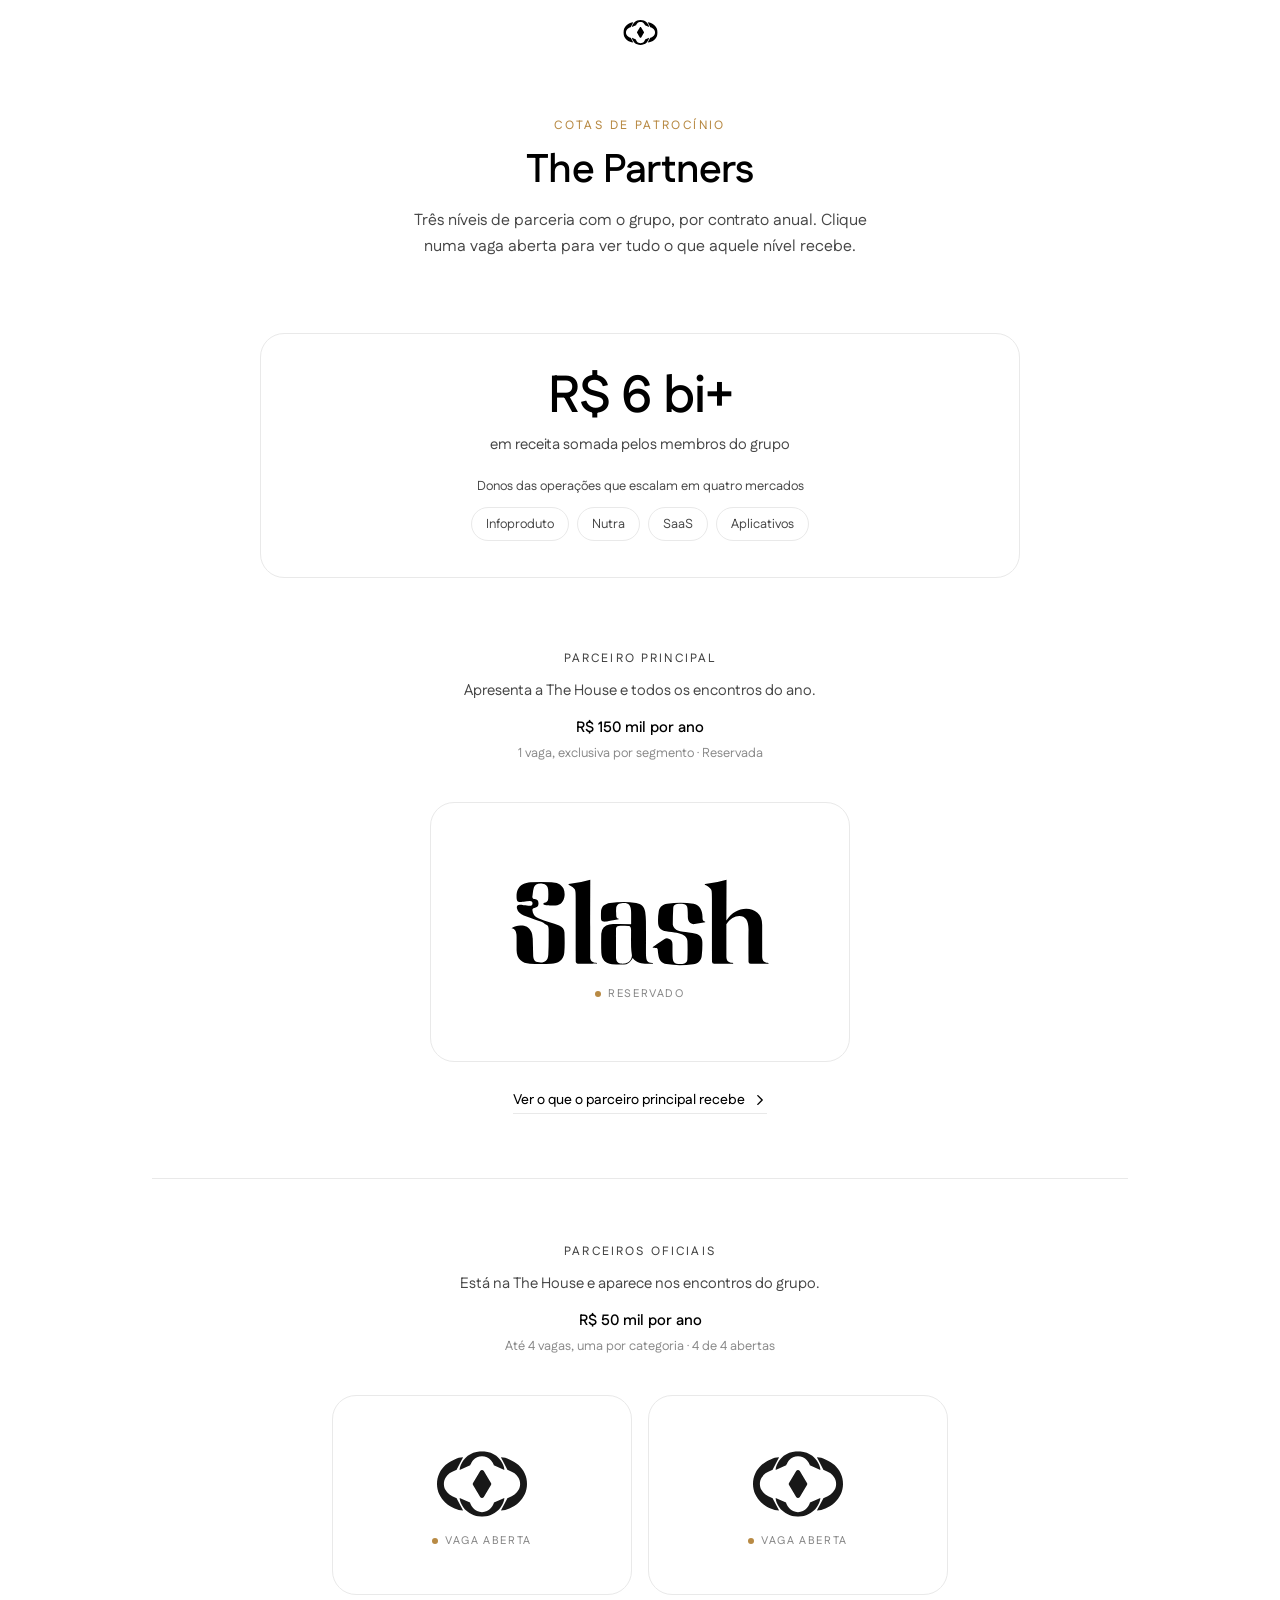
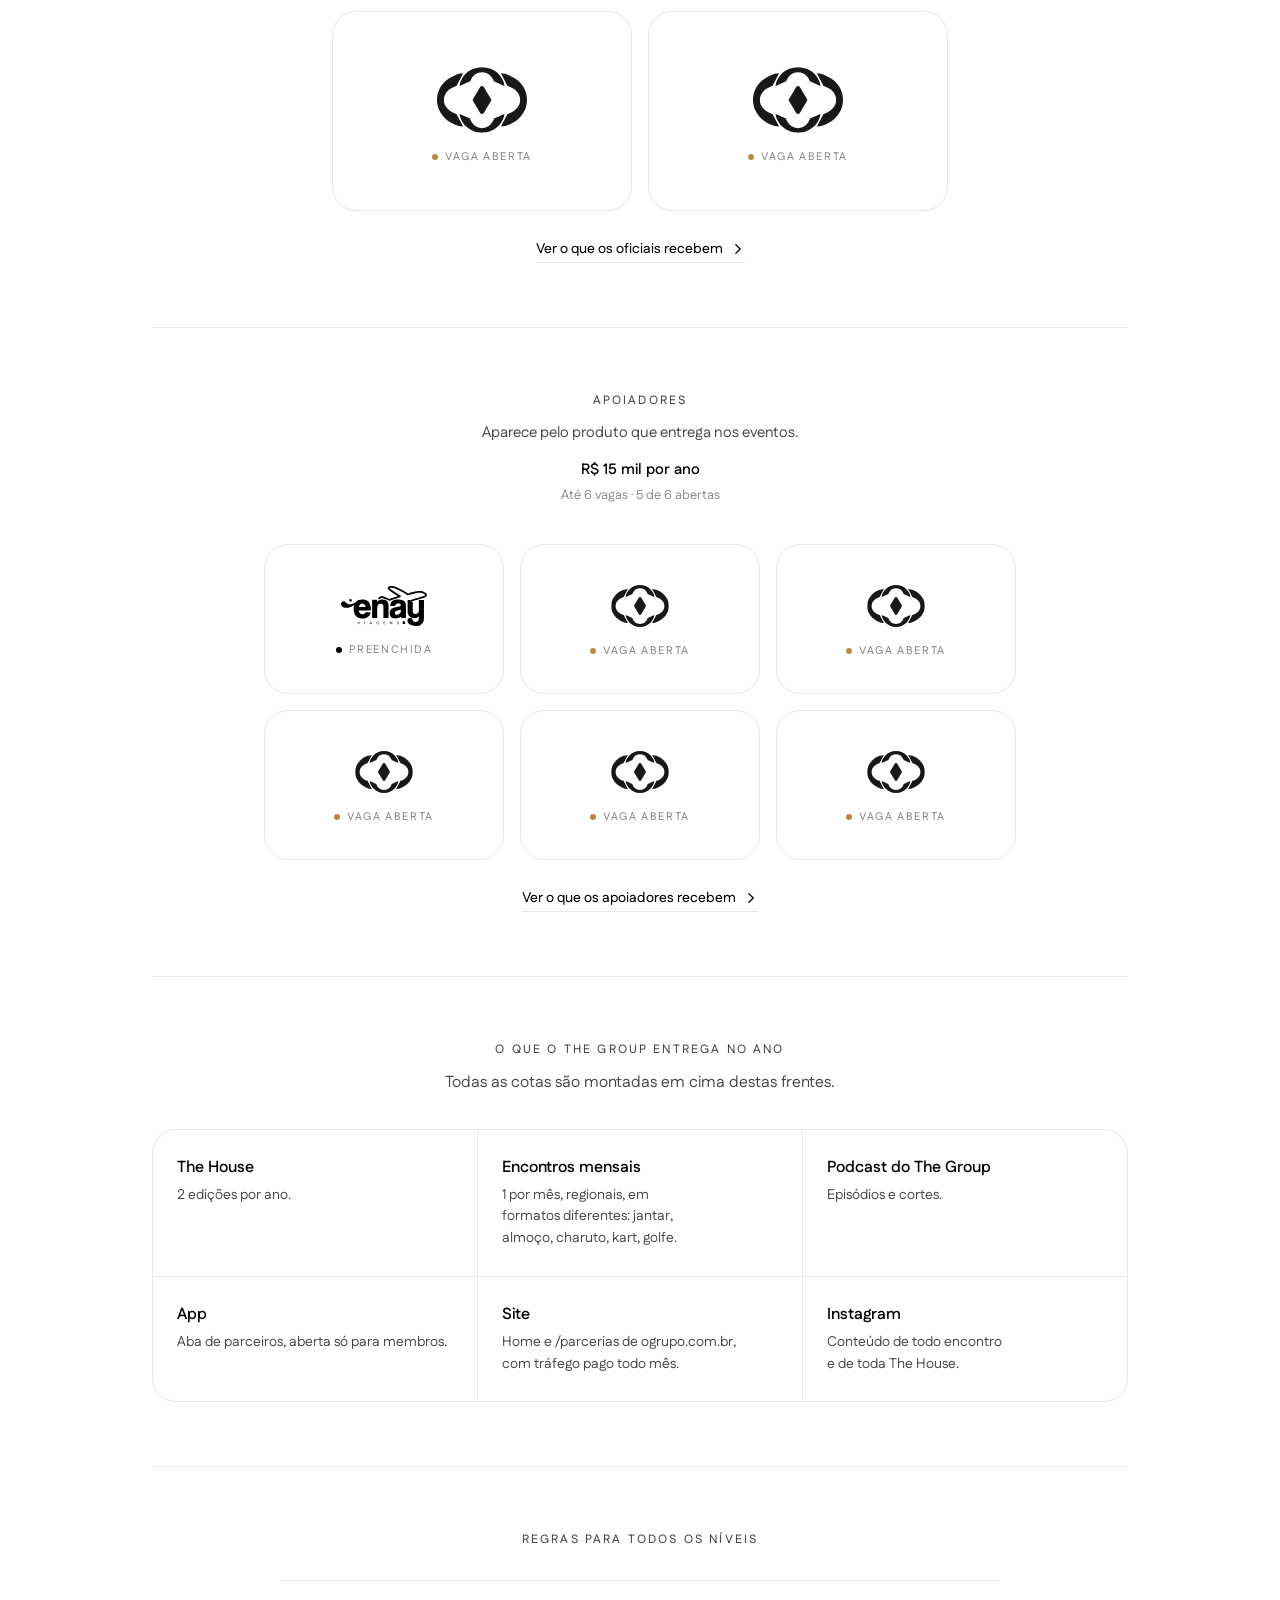
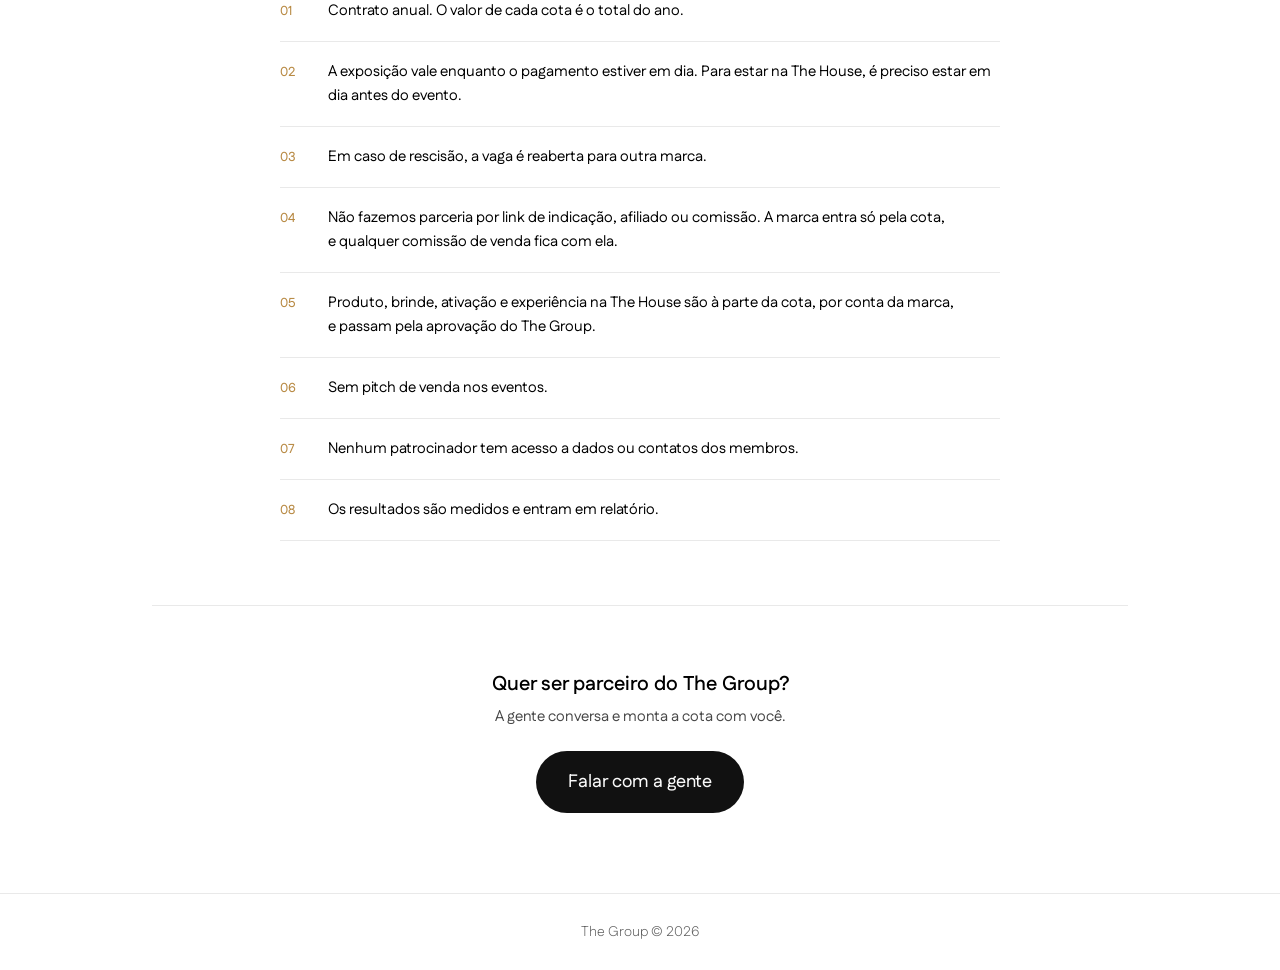
<file: index.html>
<!doctype html>
<html lang="pt-BR">
<head>
<meta charset="utf-8">
<meta name="viewport" content="width=device-width, initial-scale=1, viewport-fit=cover">
<title>Parceiros · The Group</title>
<meta name="description" content="Três níveis de patrocínio do The Group, por contrato anual.">
<meta name="color-scheme" content="light">
<meta name="theme-color" content="#ffffff">
<meta name="robots" content="noindex">
<meta property="og:title" content="Parceiros · The Group">
<meta property="og:description" content="Três níveis de patrocínio do The Group, por contrato anual.">
<link rel="icon" href="https://central.ogrupo.com.br/favicon-32.png" sizes="32x32">
<link rel="apple-touch-icon" href="https://central.ogrupo.com.br/apple-touch-icon.png">
<link rel="preconnect" href="https://fonts.googleapis.com">
<link rel="preconnect" href="https://fonts.gstatic.com" crossorigin>
<link href="https://fonts.googleapis.com/css2?family=Fustat:wght@200..800&display=swap" rel="stylesheet">
<link rel="stylesheet" href="./style.css?v=7">
</head>
<body data-page="home" data-root="./">
<svg width="0" height="0" style="position:absolute" aria-hidden="true"><symbol id="tg" viewBox="0 0 59 43"><path d="M30.6908 12.918L35.3902 20.8021C35.6352 21.2154 35.6352 21.7224 35.3902 22.1378L30.6908 30.0177C30.1604 30.9081 28.8354 30.9081 28.3071 30.0177L23.6119 22.1378C23.3627 21.7224 23.3627 21.2154 23.6119 20.8021L28.3071 12.918C28.8375 12.0275 30.1625 12.0275 30.6908 12.918ZM44.1499 30.6866L37.3522 33.6967C37.2776 33.9459 37.1988 34.1973 37.103 34.438C36.6726 35.533 36.0868 36.4958 35.3348 37.3139C34.5871 38.1362 33.7115 38.7816 32.7124 39.2545C31.7133 39.7232 30.6397 39.9554 29.5 39.9554C28.3603 39.9554 27.2867 39.7211 26.2876 39.2545C25.2885 38.7837 24.4129 38.1362 23.6609 37.3139C22.9132 36.4958 22.3231 35.533 21.8971 34.438C21.7991 34.1973 21.7202 33.948 21.6457 33.6967L14.8501 30.6866C14.9375 32.2843 15.3124 33.1833 15.977 34.6084C16.7461 36.2615 17.7984 37.708 19.1362 38.9456C20.474 40.1833 22.027 41.159 23.7951 41.8705C25.5633 42.5799 27.4635 42.9356 29.5 42.9356C31.5365 42.9356 33.4431 42.5778 35.2283 41.8705C37.0135 41.159 38.5664 40.1833 39.8872 38.9456C41.208 37.708 42.2518 36.2615 43.0187 34.6084C43.6833 33.1812 44.0583 32.2843 44.1499 30.6866ZM14.8437 12.2512L21.7565 9.17936C21.8033 9.04302 22.9132 6.71252 23.6609 5.89023C24.4129 5.06795 25.2885 4.42459 26.2876 3.9538C27.2867 3.48514 28.356 3.2508 29.5 3.2508C30.644 3.2508 31.7133 3.48514 32.7124 3.9538C33.7115 4.42459 34.5871 5.06795 35.3348 5.89023C36.0868 6.71252 36.6726 7.67114 37.103 8.7661C37.1562 8.90244 37.1945 9.04302 37.2414 9.17936L44.1541 12.2512C44.0711 10.6322 43.6919 9.72899 43.0208 8.29958C42.2518 6.66566 41.2101 5.22773 39.8893 3.99005C38.5686 2.7481 37.0156 1.77452 35.2304 1.06514C33.4453 0.353625 31.5387 0 29.5021 0C27.4656 0 25.5654 0.353625 23.7973 1.06514C22.0291 1.77452 20.4762 2.7481 19.1384 3.99005C17.8005 5.22773 16.7461 6.66353 15.9792 8.29958C15.3081 9.72899 14.9289 10.6322 14.8459 12.2512H14.8437ZM12.183 30.5204C10.6599 30.0091 9.32845 29.3083 8.18875 28.4179C7.0448 27.5253 6.15008 26.4836 5.49609 25.2928C4.84209 24.1041 4.51617 22.8301 4.51617 21.4689C4.51617 20.1076 4.84209 18.8359 5.49609 17.6451C6.15008 16.4564 7.0448 15.4126 8.18875 14.5221C9.32845 13.6295 10.6599 12.9265 12.183 12.4174C12.3705 12.3556 12.5643 12.3108 12.7561 12.2555L17.1125 4.03051C14.865 4.13063 13.5208 4.57587 11.5354 5.37259C9.26243 6.28861 7.2621 7.53269 5.54297 9.1027C3.82171 10.6748 2.46471 12.5239 1.4784 14.6499C0.49208 16.7759 0 19.0489 0 21.471C0 23.8931 0.49208 26.1576 1.4784 28.2624C2.46471 30.3649 3.82384 32.214 5.54297 33.8053C7.26423 35.4009 9.26243 36.6556 11.5354 37.5674C13.5208 38.3662 14.8672 38.8115 17.1125 38.9137L12.7561 30.6887C12.5643 30.6333 12.3705 30.5843 12.183 30.5225V30.5204ZM46.817 30.5204C48.3401 30.0091 49.6716 29.3083 50.8112 28.4179C51.9552 27.5253 52.8499 26.4836 53.5039 25.2928C54.1579 24.1041 54.4838 22.8301 54.4838 21.4689C54.4838 20.1076 54.1579 18.8359 53.5039 17.6451C52.8499 16.4564 51.9552 15.4126 50.8112 14.5221C49.6716 13.6295 48.3401 12.9265 46.817 12.4174C46.6295 12.3556 46.4357 12.3108 46.2439 12.2555L41.8875 4.03051C44.135 4.13063 45.4792 4.57587 47.4646 5.37259C49.7376 6.28861 51.7379 7.53269 53.457 9.1027C55.1783 10.6748 56.5353 12.5239 57.5216 14.6499C58.5079 16.7759 59 19.0489 59 21.471C59 23.8931 58.5079 26.1576 57.5216 28.2624C56.5353 30.3649 55.1762 32.214 53.457 33.8053C51.7358 35.4009 49.7376 36.6556 47.4646 37.5674C45.4792 38.3662 44.1328 38.8115 41.8875 38.9137L46.2439 30.6887C46.4357 30.6333 46.6295 30.5843 46.817 30.5225V30.5204Z"/></symbol></svg>
<header class="top">
  <a class="home" href="https://ogrupo.com.br" aria-label="The Group"><svg class="icon" viewBox="0 0 59 43"><use href="#tg"></use></svg></a>
  
</header>
<main id="app"></main>
<footer><p><a href="https://ogrupo.com.br">The Group</a> © <span id="ano">2026</span></p></footer>
<script src="./site.js?v=7"></script>
</body>
</html>
</file>
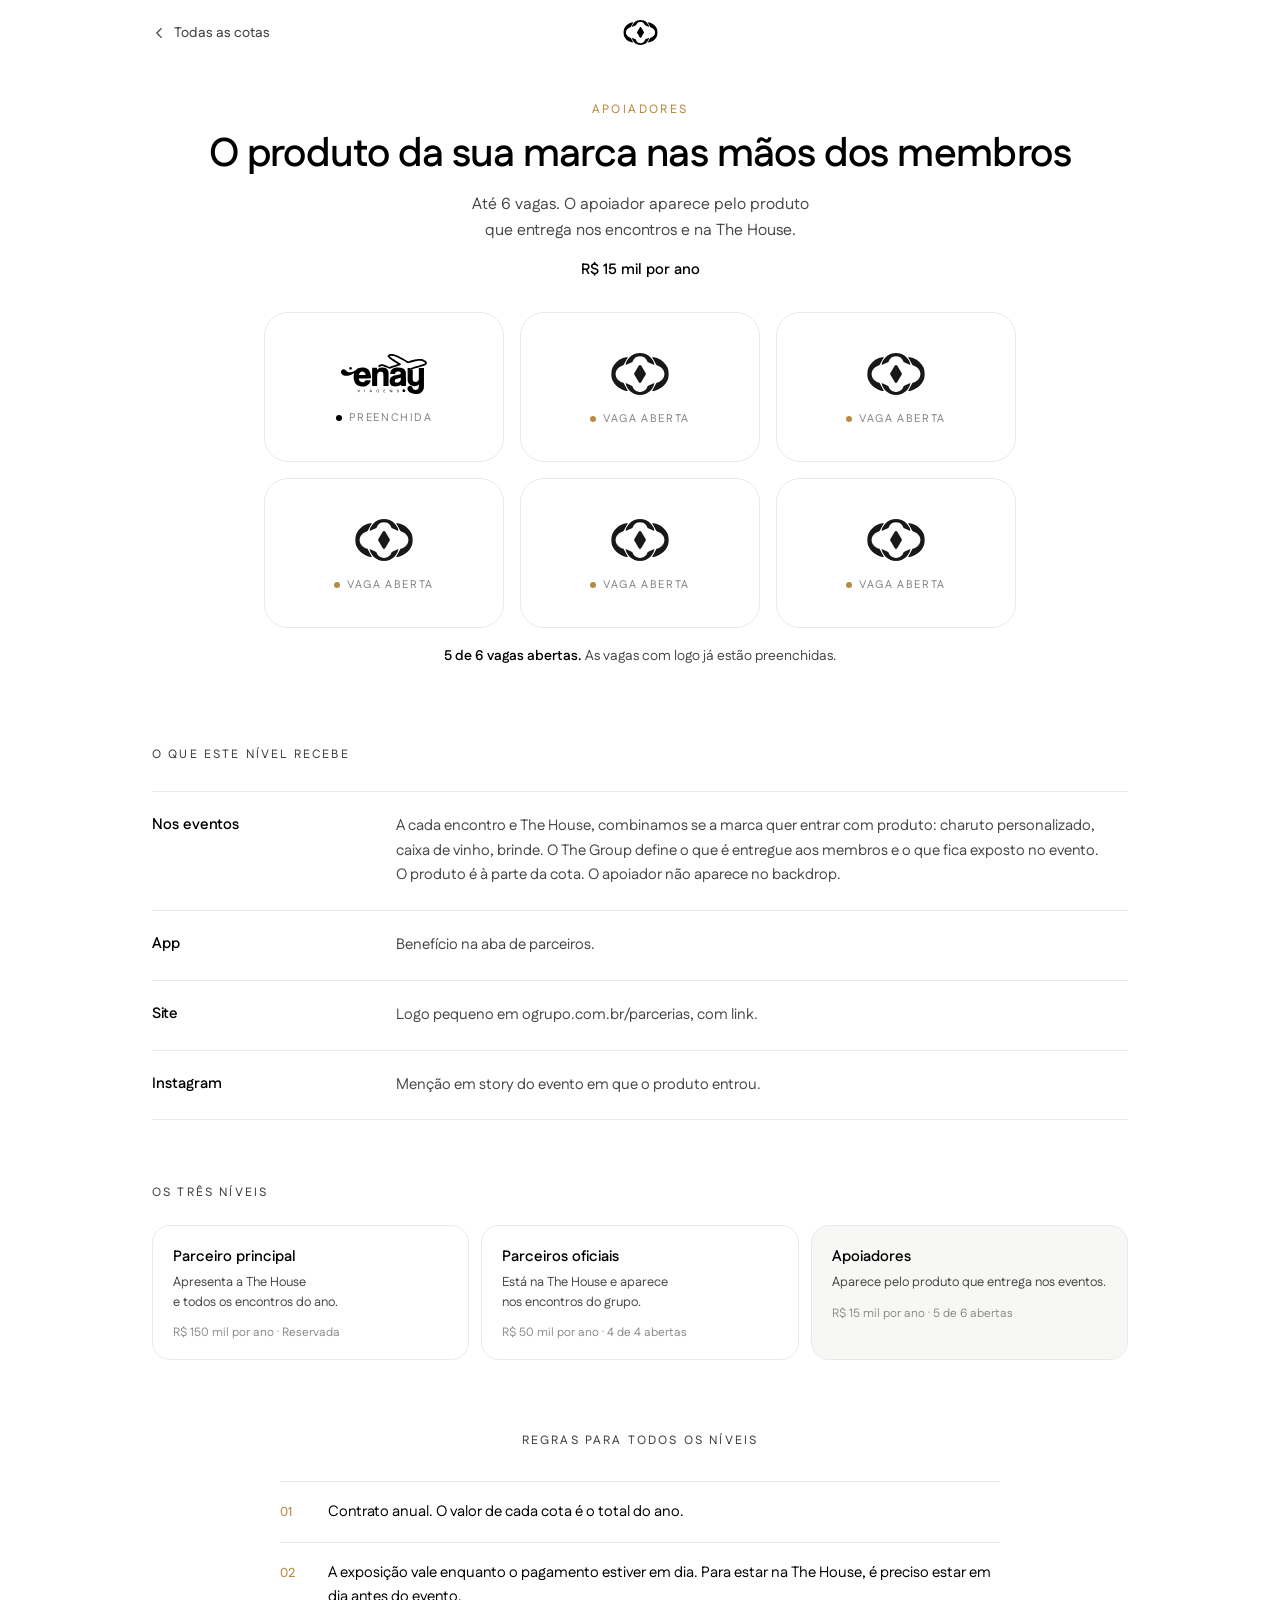
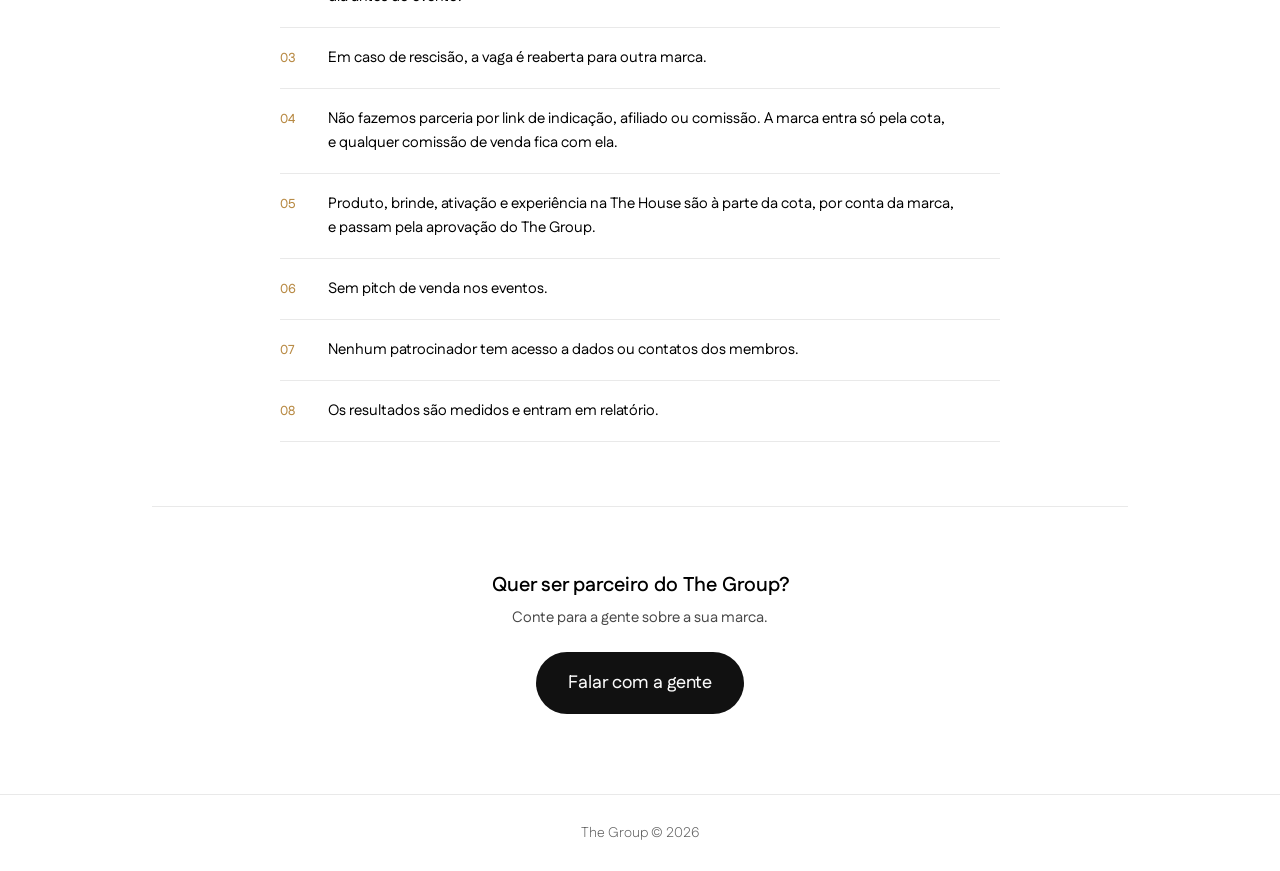
<file: apoiadores/index.html>
<!doctype html>
<html lang="pt-BR">
<head>
<meta charset="utf-8">
<meta name="viewport" content="width=device-width, initial-scale=1, viewport-fit=cover">
<title>Parceiros · The Group</title>
<meta name="description" content="Três níveis de patrocínio do The Group, por contrato anual.">
<meta name="color-scheme" content="light">
<meta name="theme-color" content="#ffffff">
<meta name="robots" content="noindex">
<meta property="og:title" content="Parceiros · The Group">
<meta property="og:description" content="Três níveis de patrocínio do The Group, por contrato anual.">
<link rel="icon" href="https://central.ogrupo.com.br/favicon-32.png" sizes="32x32">
<link rel="apple-touch-icon" href="https://central.ogrupo.com.br/apple-touch-icon.png">
<link rel="preconnect" href="https://fonts.googleapis.com">
<link rel="preconnect" href="https://fonts.gstatic.com" crossorigin>
<link href="https://fonts.googleapis.com/css2?family=Fustat:wght@200..800&display=swap" rel="stylesheet">
<link rel="stylesheet" href="../style.css?v=7">
</head>
<body data-page="apoiadores" data-root="../" class="tier-page">
<svg width="0" height="0" style="position:absolute" aria-hidden="true"><symbol id="tg" viewBox="0 0 59 43"><path d="M30.6908 12.918L35.3902 20.8021C35.6352 21.2154 35.6352 21.7224 35.3902 22.1378L30.6908 30.0177C30.1604 30.9081 28.8354 30.9081 28.3071 30.0177L23.6119 22.1378C23.3627 21.7224 23.3627 21.2154 23.6119 20.8021L28.3071 12.918C28.8375 12.0275 30.1625 12.0275 30.6908 12.918ZM44.1499 30.6866L37.3522 33.6967C37.2776 33.9459 37.1988 34.1973 37.103 34.438C36.6726 35.533 36.0868 36.4958 35.3348 37.3139C34.5871 38.1362 33.7115 38.7816 32.7124 39.2545C31.7133 39.7232 30.6397 39.9554 29.5 39.9554C28.3603 39.9554 27.2867 39.7211 26.2876 39.2545C25.2885 38.7837 24.4129 38.1362 23.6609 37.3139C22.9132 36.4958 22.3231 35.533 21.8971 34.438C21.7991 34.1973 21.7202 33.948 21.6457 33.6967L14.8501 30.6866C14.9375 32.2843 15.3124 33.1833 15.977 34.6084C16.7461 36.2615 17.7984 37.708 19.1362 38.9456C20.474 40.1833 22.027 41.159 23.7951 41.8705C25.5633 42.5799 27.4635 42.9356 29.5 42.9356C31.5365 42.9356 33.4431 42.5778 35.2283 41.8705C37.0135 41.159 38.5664 40.1833 39.8872 38.9456C41.208 37.708 42.2518 36.2615 43.0187 34.6084C43.6833 33.1812 44.0583 32.2843 44.1499 30.6866ZM14.8437 12.2512L21.7565 9.17936C21.8033 9.04302 22.9132 6.71252 23.6609 5.89023C24.4129 5.06795 25.2885 4.42459 26.2876 3.9538C27.2867 3.48514 28.356 3.2508 29.5 3.2508C30.644 3.2508 31.7133 3.48514 32.7124 3.9538C33.7115 4.42459 34.5871 5.06795 35.3348 5.89023C36.0868 6.71252 36.6726 7.67114 37.103 8.7661C37.1562 8.90244 37.1945 9.04302 37.2414 9.17936L44.1541 12.2512C44.0711 10.6322 43.6919 9.72899 43.0208 8.29958C42.2518 6.66566 41.2101 5.22773 39.8893 3.99005C38.5686 2.7481 37.0156 1.77452 35.2304 1.06514C33.4453 0.353625 31.5387 0 29.5021 0C27.4656 0 25.5654 0.353625 23.7973 1.06514C22.0291 1.77452 20.4762 2.7481 19.1384 3.99005C17.8005 5.22773 16.7461 6.66353 15.9792 8.29958C15.3081 9.72899 14.9289 10.6322 14.8459 12.2512H14.8437ZM12.183 30.5204C10.6599 30.0091 9.32845 29.3083 8.18875 28.4179C7.0448 27.5253 6.15008 26.4836 5.49609 25.2928C4.84209 24.1041 4.51617 22.8301 4.51617 21.4689C4.51617 20.1076 4.84209 18.8359 5.49609 17.6451C6.15008 16.4564 7.0448 15.4126 8.18875 14.5221C9.32845 13.6295 10.6599 12.9265 12.183 12.4174C12.3705 12.3556 12.5643 12.3108 12.7561 12.2555L17.1125 4.03051C14.865 4.13063 13.5208 4.57587 11.5354 5.37259C9.26243 6.28861 7.2621 7.53269 5.54297 9.1027C3.82171 10.6748 2.46471 12.5239 1.4784 14.6499C0.49208 16.7759 0 19.0489 0 21.471C0 23.8931 0.49208 26.1576 1.4784 28.2624C2.46471 30.3649 3.82384 32.214 5.54297 33.8053C7.26423 35.4009 9.26243 36.6556 11.5354 37.5674C13.5208 38.3662 14.8672 38.8115 17.1125 38.9137L12.7561 30.6887C12.5643 30.6333 12.3705 30.5843 12.183 30.5225V30.5204ZM46.817 30.5204C48.3401 30.0091 49.6716 29.3083 50.8112 28.4179C51.9552 27.5253 52.8499 26.4836 53.5039 25.2928C54.1579 24.1041 54.4838 22.8301 54.4838 21.4689C54.4838 20.1076 54.1579 18.8359 53.5039 17.6451C52.8499 16.4564 51.9552 15.4126 50.8112 14.5221C49.6716 13.6295 48.3401 12.9265 46.817 12.4174C46.6295 12.3556 46.4357 12.3108 46.2439 12.2555L41.8875 4.03051C44.135 4.13063 45.4792 4.57587 47.4646 5.37259C49.7376 6.28861 51.7379 7.53269 53.457 9.1027C55.1783 10.6748 56.5353 12.5239 57.5216 14.6499C58.5079 16.7759 59 19.0489 59 21.471C59 23.8931 58.5079 26.1576 57.5216 28.2624C56.5353 30.3649 55.1762 32.214 53.457 33.8053C51.7358 35.4009 49.7376 36.6556 47.4646 37.5674C45.4792 38.3662 44.1328 38.8115 41.8875 38.9137L46.2439 30.6887C46.4357 30.6333 46.6295 30.5843 46.817 30.5225V30.5204Z"/></symbol></svg>
<header class="top">
  <a class="home" href="https://ogrupo.com.br" aria-label="The Group"><svg class="icon" viewBox="0 0 59 43"><use href="#tg"></use></svg></a>
  <a class="back" href="../"><svg class="icon" width="14" height="14" viewBox="0 0 16 16" aria-hidden="true"><path d="M10.5 3 5.5 8l5 5" fill="none" stroke="currentColor" stroke-width="1.6" stroke-linecap="round" stroke-linejoin="round"/></svg>Todas as cotas</a>
</header>
<main id="app"></main>
<footer><p><a href="https://ogrupo.com.br">The Group</a> © <span id="ano">2026</span></p></footer>
<script src="../site.js?v=7"></script>
</body>
</html>
</file>
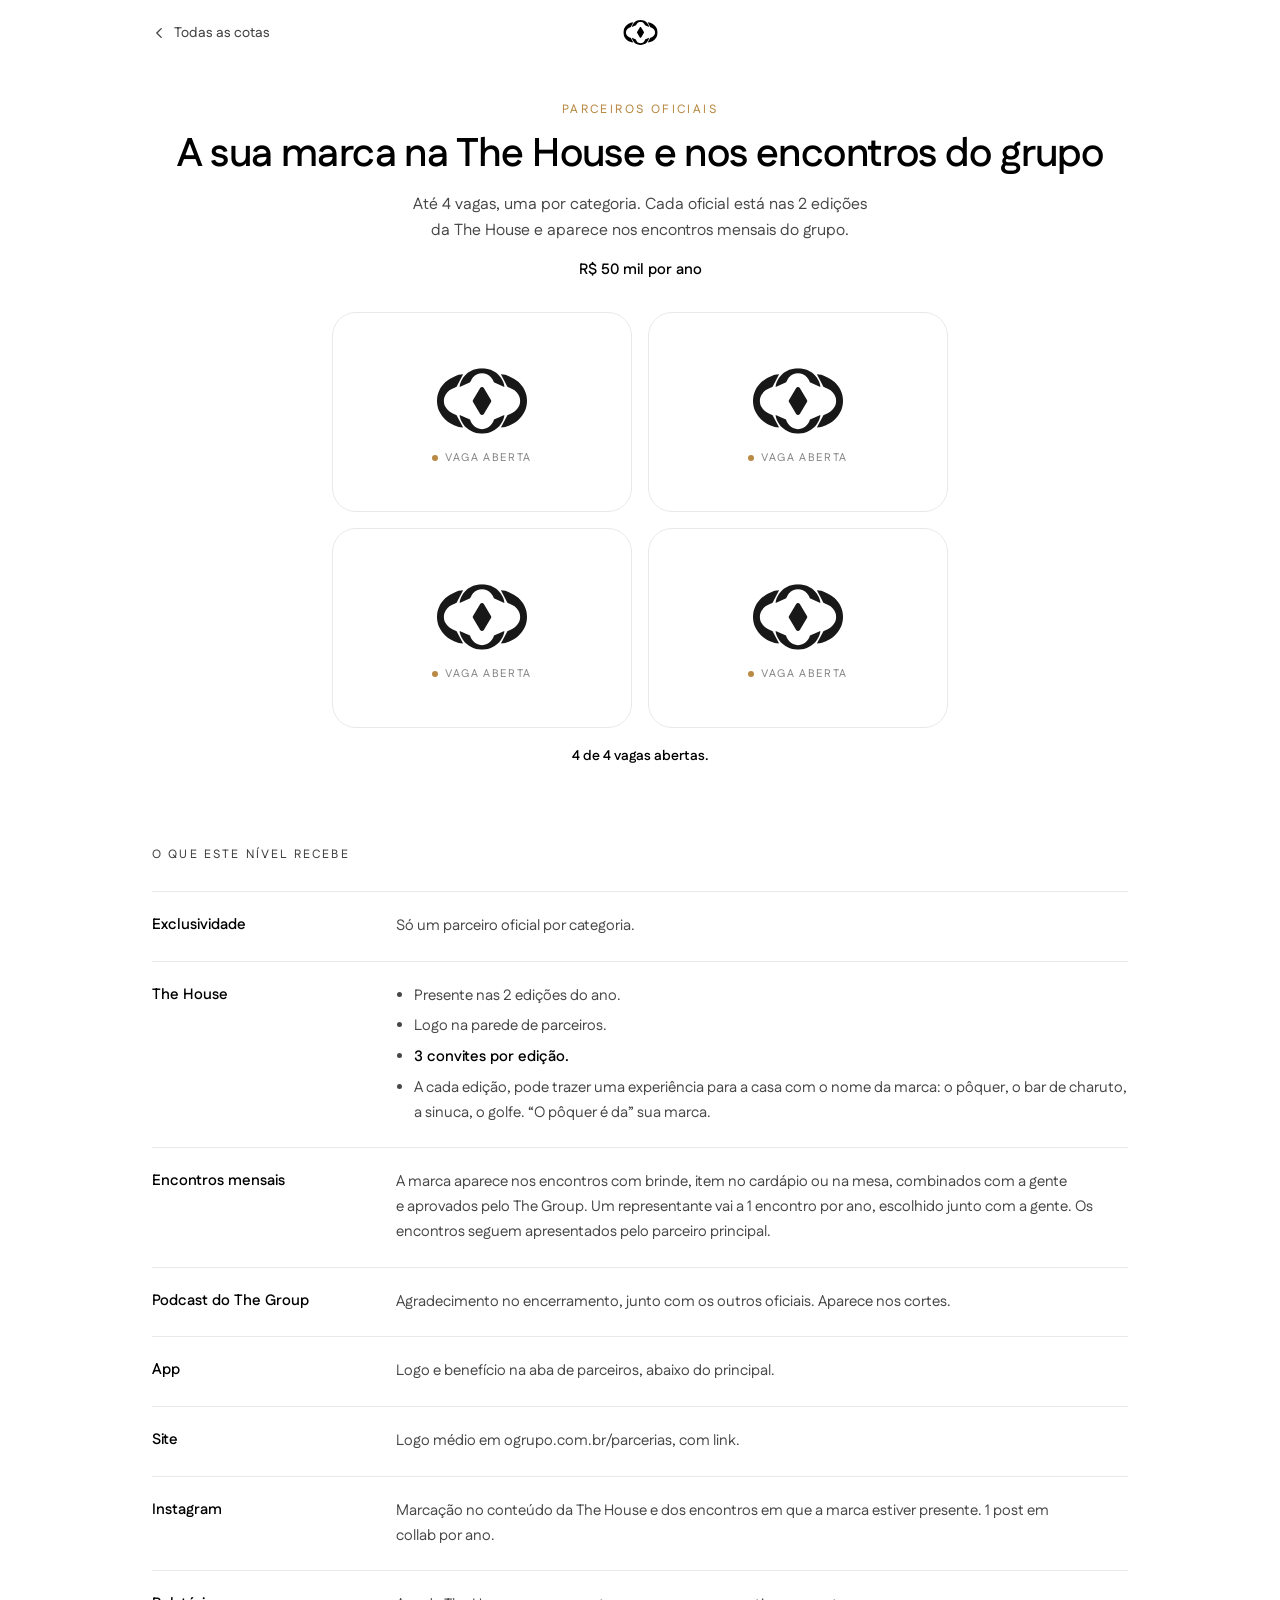
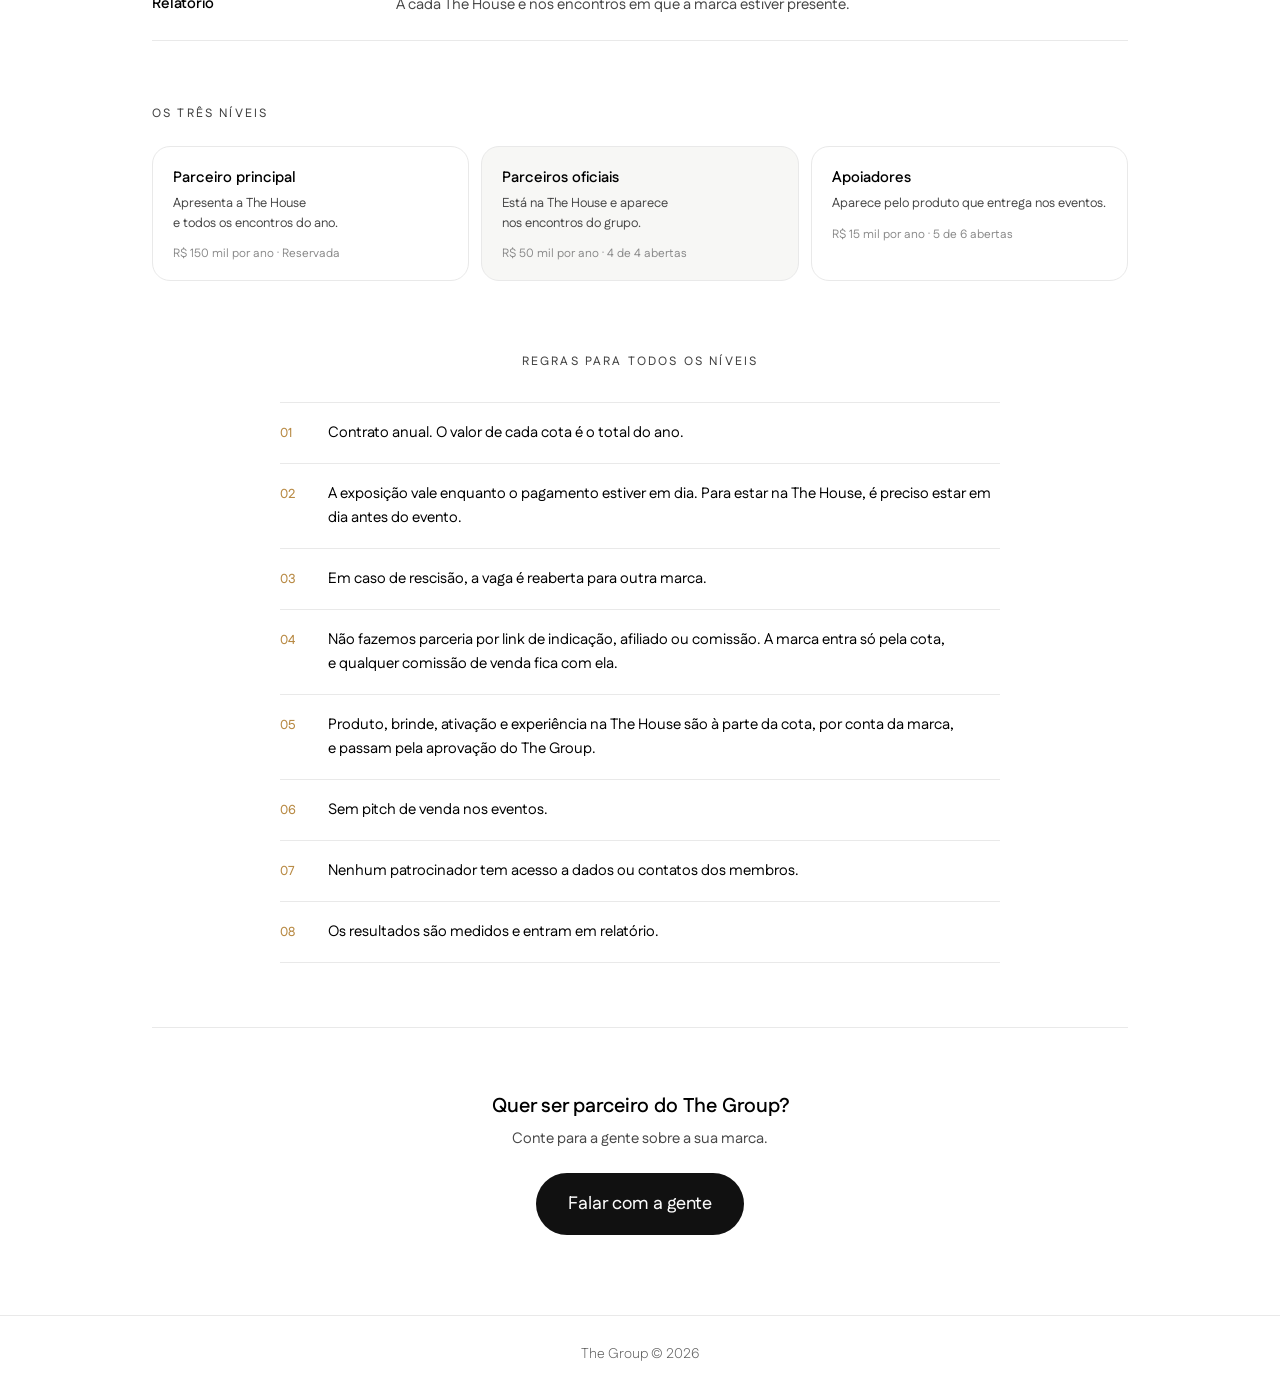
<file: oficiais/index.html>
<!doctype html>
<html lang="pt-BR">
<head>
<meta charset="utf-8">
<meta name="viewport" content="width=device-width, initial-scale=1, viewport-fit=cover">
<title>Parceiros · The Group</title>
<meta name="description" content="Três níveis de patrocínio do The Group, por contrato anual.">
<meta name="color-scheme" content="light">
<meta name="theme-color" content="#ffffff">
<meta name="robots" content="noindex">
<meta property="og:title" content="Parceiros · The Group">
<meta property="og:description" content="Três níveis de patrocínio do The Group, por contrato anual.">
<link rel="icon" href="https://central.ogrupo.com.br/favicon-32.png" sizes="32x32">
<link rel="apple-touch-icon" href="https://central.ogrupo.com.br/apple-touch-icon.png">
<link rel="preconnect" href="https://fonts.googleapis.com">
<link rel="preconnect" href="https://fonts.gstatic.com" crossorigin>
<link href="https://fonts.googleapis.com/css2?family=Fustat:wght@200..800&display=swap" rel="stylesheet">
<link rel="stylesheet" href="../style.css?v=7">
</head>
<body data-page="oficiais" data-root="../" class="tier-page">
<svg width="0" height="0" style="position:absolute" aria-hidden="true"><symbol id="tg" viewBox="0 0 59 43"><path d="M30.6908 12.918L35.3902 20.8021C35.6352 21.2154 35.6352 21.7224 35.3902 22.1378L30.6908 30.0177C30.1604 30.9081 28.8354 30.9081 28.3071 30.0177L23.6119 22.1378C23.3627 21.7224 23.3627 21.2154 23.6119 20.8021L28.3071 12.918C28.8375 12.0275 30.1625 12.0275 30.6908 12.918ZM44.1499 30.6866L37.3522 33.6967C37.2776 33.9459 37.1988 34.1973 37.103 34.438C36.6726 35.533 36.0868 36.4958 35.3348 37.3139C34.5871 38.1362 33.7115 38.7816 32.7124 39.2545C31.7133 39.7232 30.6397 39.9554 29.5 39.9554C28.3603 39.9554 27.2867 39.7211 26.2876 39.2545C25.2885 38.7837 24.4129 38.1362 23.6609 37.3139C22.9132 36.4958 22.3231 35.533 21.8971 34.438C21.7991 34.1973 21.7202 33.948 21.6457 33.6967L14.8501 30.6866C14.9375 32.2843 15.3124 33.1833 15.977 34.6084C16.7461 36.2615 17.7984 37.708 19.1362 38.9456C20.474 40.1833 22.027 41.159 23.7951 41.8705C25.5633 42.5799 27.4635 42.9356 29.5 42.9356C31.5365 42.9356 33.4431 42.5778 35.2283 41.8705C37.0135 41.159 38.5664 40.1833 39.8872 38.9456C41.208 37.708 42.2518 36.2615 43.0187 34.6084C43.6833 33.1812 44.0583 32.2843 44.1499 30.6866ZM14.8437 12.2512L21.7565 9.17936C21.8033 9.04302 22.9132 6.71252 23.6609 5.89023C24.4129 5.06795 25.2885 4.42459 26.2876 3.9538C27.2867 3.48514 28.356 3.2508 29.5 3.2508C30.644 3.2508 31.7133 3.48514 32.7124 3.9538C33.7115 4.42459 34.5871 5.06795 35.3348 5.89023C36.0868 6.71252 36.6726 7.67114 37.103 8.7661C37.1562 8.90244 37.1945 9.04302 37.2414 9.17936L44.1541 12.2512C44.0711 10.6322 43.6919 9.72899 43.0208 8.29958C42.2518 6.66566 41.2101 5.22773 39.8893 3.99005C38.5686 2.7481 37.0156 1.77452 35.2304 1.06514C33.4453 0.353625 31.5387 0 29.5021 0C27.4656 0 25.5654 0.353625 23.7973 1.06514C22.0291 1.77452 20.4762 2.7481 19.1384 3.99005C17.8005 5.22773 16.7461 6.66353 15.9792 8.29958C15.3081 9.72899 14.9289 10.6322 14.8459 12.2512H14.8437ZM12.183 30.5204C10.6599 30.0091 9.32845 29.3083 8.18875 28.4179C7.0448 27.5253 6.15008 26.4836 5.49609 25.2928C4.84209 24.1041 4.51617 22.8301 4.51617 21.4689C4.51617 20.1076 4.84209 18.8359 5.49609 17.6451C6.15008 16.4564 7.0448 15.4126 8.18875 14.5221C9.32845 13.6295 10.6599 12.9265 12.183 12.4174C12.3705 12.3556 12.5643 12.3108 12.7561 12.2555L17.1125 4.03051C14.865 4.13063 13.5208 4.57587 11.5354 5.37259C9.26243 6.28861 7.2621 7.53269 5.54297 9.1027C3.82171 10.6748 2.46471 12.5239 1.4784 14.6499C0.49208 16.7759 0 19.0489 0 21.471C0 23.8931 0.49208 26.1576 1.4784 28.2624C2.46471 30.3649 3.82384 32.214 5.54297 33.8053C7.26423 35.4009 9.26243 36.6556 11.5354 37.5674C13.5208 38.3662 14.8672 38.8115 17.1125 38.9137L12.7561 30.6887C12.5643 30.6333 12.3705 30.5843 12.183 30.5225V30.5204ZM46.817 30.5204C48.3401 30.0091 49.6716 29.3083 50.8112 28.4179C51.9552 27.5253 52.8499 26.4836 53.5039 25.2928C54.1579 24.1041 54.4838 22.8301 54.4838 21.4689C54.4838 20.1076 54.1579 18.8359 53.5039 17.6451C52.8499 16.4564 51.9552 15.4126 50.8112 14.5221C49.6716 13.6295 48.3401 12.9265 46.817 12.4174C46.6295 12.3556 46.4357 12.3108 46.2439 12.2555L41.8875 4.03051C44.135 4.13063 45.4792 4.57587 47.4646 5.37259C49.7376 6.28861 51.7379 7.53269 53.457 9.1027C55.1783 10.6748 56.5353 12.5239 57.5216 14.6499C58.5079 16.7759 59 19.0489 59 21.471C59 23.8931 58.5079 26.1576 57.5216 28.2624C56.5353 30.3649 55.1762 32.214 53.457 33.8053C51.7358 35.4009 49.7376 36.6556 47.4646 37.5674C45.4792 38.3662 44.1328 38.8115 41.8875 38.9137L46.2439 30.6887C46.4357 30.6333 46.6295 30.5843 46.817 30.5225V30.5204Z"/></symbol></svg>
<header class="top">
  <a class="home" href="https://ogrupo.com.br" aria-label="The Group"><svg class="icon" viewBox="0 0 59 43"><use href="#tg"></use></svg></a>
  <a class="back" href="../"><svg class="icon" width="14" height="14" viewBox="0 0 16 16" aria-hidden="true"><path d="M10.5 3 5.5 8l5 5" fill="none" stroke="currentColor" stroke-width="1.6" stroke-linecap="round" stroke-linejoin="round"/></svg>Todas as cotas</a>
</header>
<main id="app"></main>
<footer><p><a href="https://ogrupo.com.br">The Group</a> © <span id="ano">2026</span></p></footer>
<script src="../site.js?v=7"></script>
</body>
</html>
</file>
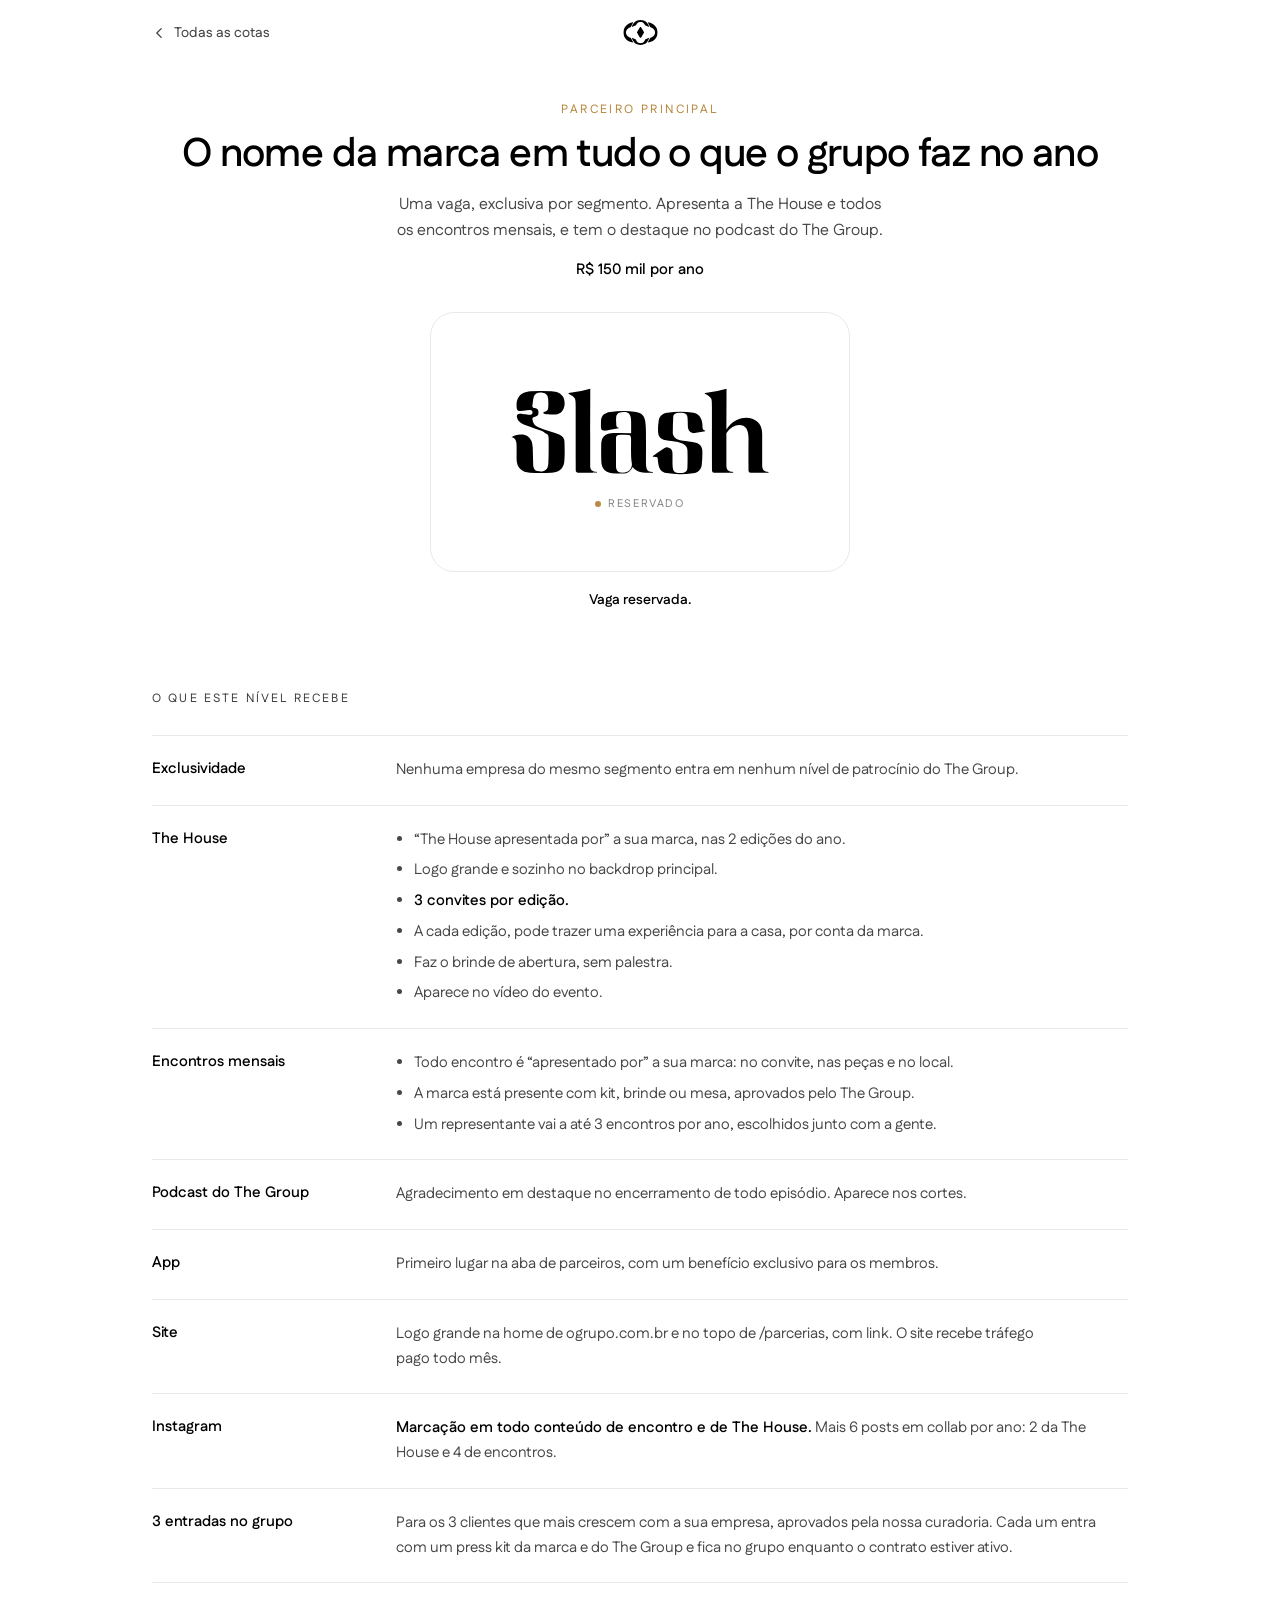
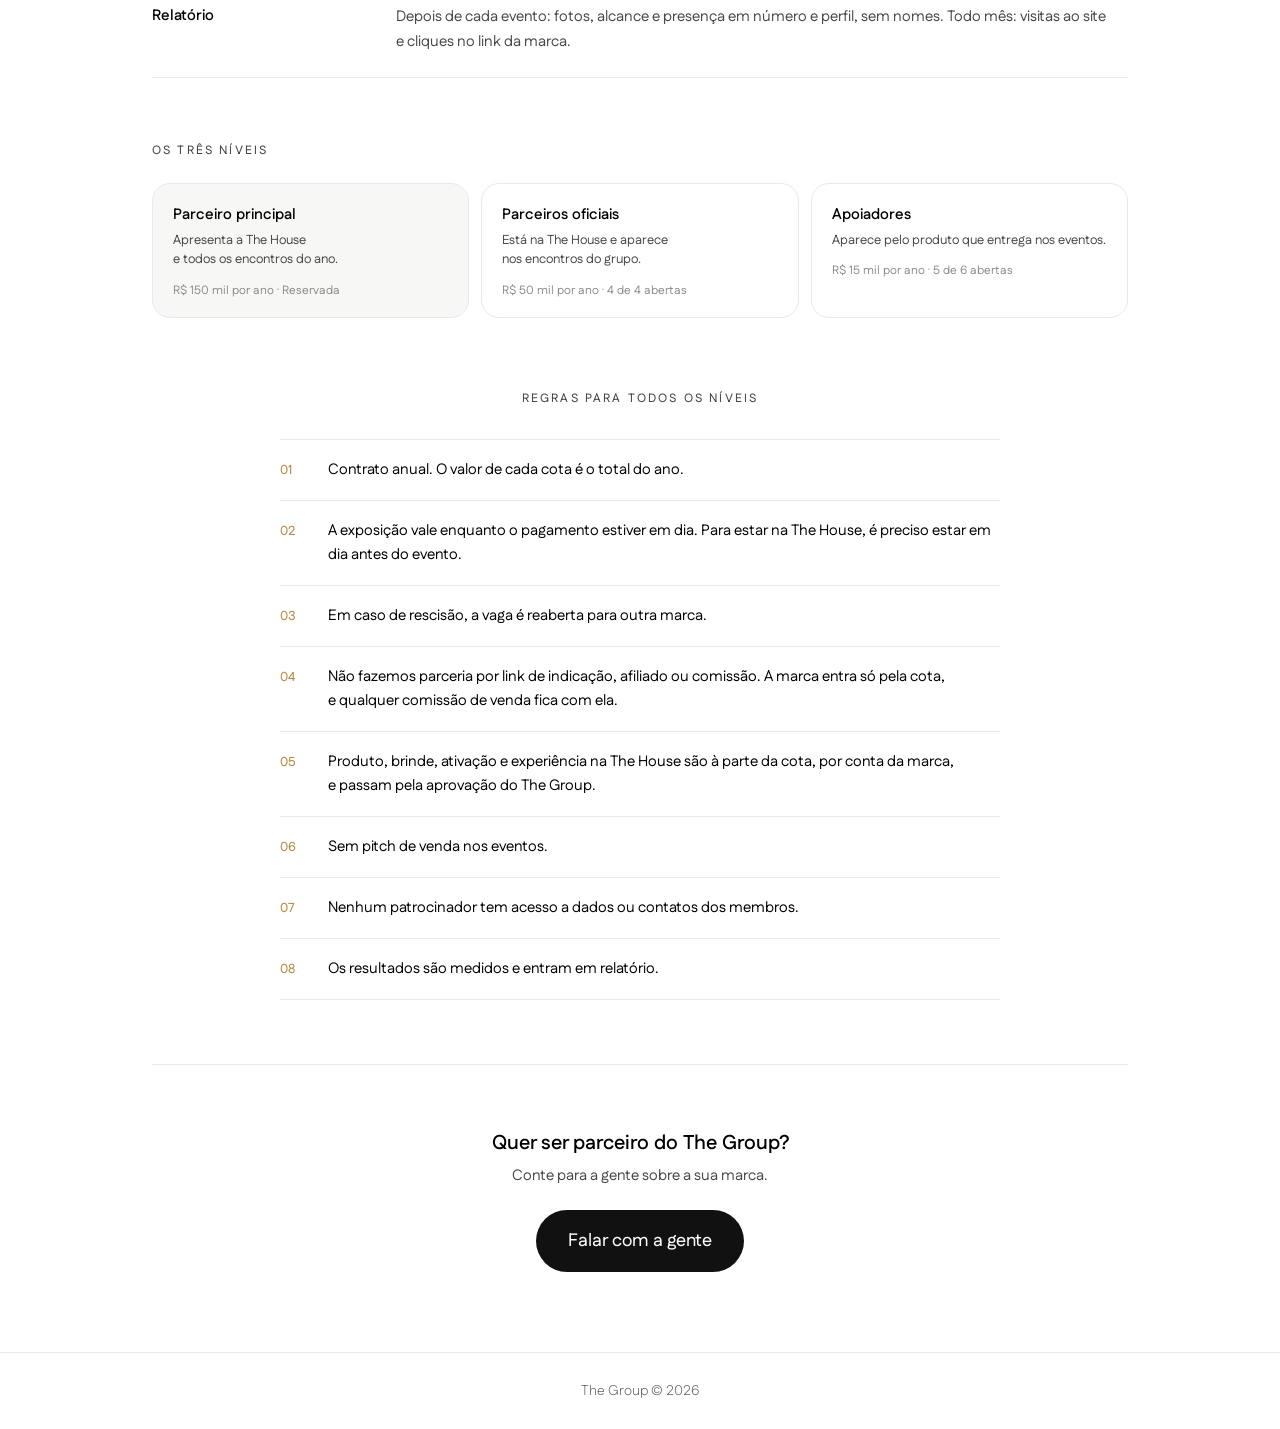
<file: principal/index.html>
<!doctype html>
<html lang="pt-BR">
<head>
<meta charset="utf-8">
<meta name="viewport" content="width=device-width, initial-scale=1, viewport-fit=cover">
<title>Parceiros · The Group</title>
<meta name="description" content="Três níveis de patrocínio do The Group, por contrato anual.">
<meta name="color-scheme" content="light">
<meta name="theme-color" content="#ffffff">
<meta name="robots" content="noindex">
<meta property="og:title" content="Parceiros · The Group">
<meta property="og:description" content="Três níveis de patrocínio do The Group, por contrato anual.">
<link rel="icon" href="https://central.ogrupo.com.br/favicon-32.png" sizes="32x32">
<link rel="apple-touch-icon" href="https://central.ogrupo.com.br/apple-touch-icon.png">
<link rel="preconnect" href="https://fonts.googleapis.com">
<link rel="preconnect" href="https://fonts.gstatic.com" crossorigin>
<link href="https://fonts.googleapis.com/css2?family=Fustat:wght@200..800&display=swap" rel="stylesheet">
<link rel="stylesheet" href="../style.css?v=7">
</head>
<body data-page="principal" data-root="../" class="tier-page">
<svg width="0" height="0" style="position:absolute" aria-hidden="true"><symbol id="tg" viewBox="0 0 59 43"><path d="M30.6908 12.918L35.3902 20.8021C35.6352 21.2154 35.6352 21.7224 35.3902 22.1378L30.6908 30.0177C30.1604 30.9081 28.8354 30.9081 28.3071 30.0177L23.6119 22.1378C23.3627 21.7224 23.3627 21.2154 23.6119 20.8021L28.3071 12.918C28.8375 12.0275 30.1625 12.0275 30.6908 12.918ZM44.1499 30.6866L37.3522 33.6967C37.2776 33.9459 37.1988 34.1973 37.103 34.438C36.6726 35.533 36.0868 36.4958 35.3348 37.3139C34.5871 38.1362 33.7115 38.7816 32.7124 39.2545C31.7133 39.7232 30.6397 39.9554 29.5 39.9554C28.3603 39.9554 27.2867 39.7211 26.2876 39.2545C25.2885 38.7837 24.4129 38.1362 23.6609 37.3139C22.9132 36.4958 22.3231 35.533 21.8971 34.438C21.7991 34.1973 21.7202 33.948 21.6457 33.6967L14.8501 30.6866C14.9375 32.2843 15.3124 33.1833 15.977 34.6084C16.7461 36.2615 17.7984 37.708 19.1362 38.9456C20.474 40.1833 22.027 41.159 23.7951 41.8705C25.5633 42.5799 27.4635 42.9356 29.5 42.9356C31.5365 42.9356 33.4431 42.5778 35.2283 41.8705C37.0135 41.159 38.5664 40.1833 39.8872 38.9456C41.208 37.708 42.2518 36.2615 43.0187 34.6084C43.6833 33.1812 44.0583 32.2843 44.1499 30.6866ZM14.8437 12.2512L21.7565 9.17936C21.8033 9.04302 22.9132 6.71252 23.6609 5.89023C24.4129 5.06795 25.2885 4.42459 26.2876 3.9538C27.2867 3.48514 28.356 3.2508 29.5 3.2508C30.644 3.2508 31.7133 3.48514 32.7124 3.9538C33.7115 4.42459 34.5871 5.06795 35.3348 5.89023C36.0868 6.71252 36.6726 7.67114 37.103 8.7661C37.1562 8.90244 37.1945 9.04302 37.2414 9.17936L44.1541 12.2512C44.0711 10.6322 43.6919 9.72899 43.0208 8.29958C42.2518 6.66566 41.2101 5.22773 39.8893 3.99005C38.5686 2.7481 37.0156 1.77452 35.2304 1.06514C33.4453 0.353625 31.5387 0 29.5021 0C27.4656 0 25.5654 0.353625 23.7973 1.06514C22.0291 1.77452 20.4762 2.7481 19.1384 3.99005C17.8005 5.22773 16.7461 6.66353 15.9792 8.29958C15.3081 9.72899 14.9289 10.6322 14.8459 12.2512H14.8437ZM12.183 30.5204C10.6599 30.0091 9.32845 29.3083 8.18875 28.4179C7.0448 27.5253 6.15008 26.4836 5.49609 25.2928C4.84209 24.1041 4.51617 22.8301 4.51617 21.4689C4.51617 20.1076 4.84209 18.8359 5.49609 17.6451C6.15008 16.4564 7.0448 15.4126 8.18875 14.5221C9.32845 13.6295 10.6599 12.9265 12.183 12.4174C12.3705 12.3556 12.5643 12.3108 12.7561 12.2555L17.1125 4.03051C14.865 4.13063 13.5208 4.57587 11.5354 5.37259C9.26243 6.28861 7.2621 7.53269 5.54297 9.1027C3.82171 10.6748 2.46471 12.5239 1.4784 14.6499C0.49208 16.7759 0 19.0489 0 21.471C0 23.8931 0.49208 26.1576 1.4784 28.2624C2.46471 30.3649 3.82384 32.214 5.54297 33.8053C7.26423 35.4009 9.26243 36.6556 11.5354 37.5674C13.5208 38.3662 14.8672 38.8115 17.1125 38.9137L12.7561 30.6887C12.5643 30.6333 12.3705 30.5843 12.183 30.5225V30.5204ZM46.817 30.5204C48.3401 30.0091 49.6716 29.3083 50.8112 28.4179C51.9552 27.5253 52.8499 26.4836 53.5039 25.2928C54.1579 24.1041 54.4838 22.8301 54.4838 21.4689C54.4838 20.1076 54.1579 18.8359 53.5039 17.6451C52.8499 16.4564 51.9552 15.4126 50.8112 14.5221C49.6716 13.6295 48.3401 12.9265 46.817 12.4174C46.6295 12.3556 46.4357 12.3108 46.2439 12.2555L41.8875 4.03051C44.135 4.13063 45.4792 4.57587 47.4646 5.37259C49.7376 6.28861 51.7379 7.53269 53.457 9.1027C55.1783 10.6748 56.5353 12.5239 57.5216 14.6499C58.5079 16.7759 59 19.0489 59 21.471C59 23.8931 58.5079 26.1576 57.5216 28.2624C56.5353 30.3649 55.1762 32.214 53.457 33.8053C51.7358 35.4009 49.7376 36.6556 47.4646 37.5674C45.4792 38.3662 44.1328 38.8115 41.8875 38.9137L46.2439 30.6887C46.4357 30.6333 46.6295 30.5843 46.817 30.5225V30.5204Z"/></symbol></svg>
<header class="top">
  <a class="home" href="https://ogrupo.com.br" aria-label="The Group"><svg class="icon" viewBox="0 0 59 43"><use href="#tg"></use></svg></a>
  <a class="back" href="../"><svg class="icon" width="14" height="14" viewBox="0 0 16 16" aria-hidden="true"><path d="M10.5 3 5.5 8l5 5" fill="none" stroke="currentColor" stroke-width="1.6" stroke-linecap="round" stroke-linejoin="round"/></svg>Todas as cotas</a>
</header>
<main id="app"></main>
<footer><p><a href="https://ogrupo.com.br">The Group</a> © <span id="ano">2026</span></p></footer>
<script src="../site.js?v=7"></script>
</body>
</html>
</file>
<file: style.css>
/* versão 8 */
:root {
  --bg: #ffffff;
  --ink: #000000;
  --ink-2: #474747;
  --label: #444444;
  --muted: #8a8a8a;
  --line: #e9e9e9;
  --soft: #f7f7f5;
  --dark: #111111;
  --gold: #b88a44;
  --on-dark: #fafafa;
  --on-dark-2: #bdbdbd;
}

* { box-sizing: border-box; -webkit-tap-highlight-color: transparent; }
html { scroll-behavior: smooth; }
html, body { margin: 0; background: var(--bg); color: var(--ink); }
body {
  font-family: Fustat, -apple-system, BlinkMacSystemFont, "Helvetica Neue", Arial, sans-serif;
  -webkit-font-smoothing: antialiased;
  min-height: 100vh;
}
a { color: inherit; }
img { max-width: 100%; }
svg.icon { display: block; fill: currentColor; }

.wrap { width: 100%; max-width: 1024px; margin: 0 auto; padding: 0 24px; }

/* Topo */
.top {
  display: flex; align-items: center; justify-content: space-between;
  padding: max(20px, env(safe-area-inset-top)) 24px 0; max-width: 1024px; margin: 0 auto;
}
.top .home { width: 35px; height: 25px; color: var(--ink); }
.top .home svg { width: 100%; height: 100%; }
.top .back {
  font-size: 14px; font-weight: 500; color: var(--ink-2); text-decoration: none;
  display: inline-flex; align-items: center; gap: 8px;
}
.top .back:hover { color: var(--ink); }

/* Títulos */
.hero { text-align: center; padding-top: 72px; padding-bottom: 24px; }
.eyebrow {
  color: var(--gold); font-weight: 500; font-size: 12px; letter-spacing: 2.4px;
  text-transform: uppercase; margin: 0 0 14px;
}
h1 {
  font-weight: 600; font-size: clamp(30px, 6vw, 40px); line-height: 1.15;
  letter-spacing: -0.6px; margin: 0 0 14px; text-wrap: balance;
}
.lead {
  font-size: 16px; line-height: 1.65; color: var(--ink); margin: 0 auto; max-width: 560px;
  text-wrap: pretty;
}
.lead.muted { color: var(--ink-2); }

.label {
  font-size: 12px; font-weight: 500; letter-spacing: 2.16px; text-transform: uppercase;
  color: var(--label); margin: 0; text-align: center;
}
.label.left { text-align: left; }

hr.sep { border: 0; border-top: 1px solid var(--line); margin: 0; }

/* Audiência */
.audience {
  margin: 48px auto 8px; max-width: 760px; text-align: center;
  border: 1px solid var(--line); border-radius: 24px; padding: 36px 28px;
}
.audience .big {
  font-size: clamp(34px, 7vw, 52px); font-weight: 600; letter-spacing: -1px; line-height: 1.05; margin: 0;
}
.audience .big-sub { font-size: 15px; color: var(--ink-2); margin: 10px 0 22px; }
.chips { display: flex; flex-wrap: wrap; gap: 8px; justify-content: center; margin: 0; padding: 0; list-style: none; }
.chips li {
  font-size: 13px; color: var(--ink-2); border: 1px solid var(--line); border-radius: 999px; padding: 7px 14px;
}

/* Níveis na home */
.tier { padding-top: 64px; padding-bottom: 64px; text-align: center; }
.tier .desc { font-size: 15px; color: var(--ink-2); margin: 12px auto 0; max-width: 520px; line-height: 1.6; }
.tier .count { font-size: 13px; color: var(--muted); margin: 6px 0 0; }
.tier .more {
  display: inline-flex; align-items: center; gap: 8px; margin-top: 28px;
  font-size: 14px; font-weight: 500; text-decoration: none; color: var(--ink);
  border-bottom: 1px solid var(--line); padding-bottom: 3px;
}
.tier .more:hover { border-color: var(--ink); }

.slots { display: grid; gap: 16px; margin: 40px auto 0; justify-content: center; }
.slots.principal { grid-template-columns: minmax(0, 420px); }
.slots.oficiais { grid-template-columns: repeat(2, minmax(0, 300px)); }
.slots.apoiadores { grid-template-columns: repeat(3, minmax(0, 240px)); }

.slot {
  position: relative; display: flex; flex-direction: column; align-items: center; justify-content: center;
  gap: 16px; text-decoration: none; color: var(--ink);
  border: 1px solid var(--line); border-radius: 24px; background: var(--bg);
  transition: border-color .18s, transform .12s, box-shadow .18s;
}
.slots.principal .slot { min-height: 260px; padding: 40px 24px 28px; }
.slots.oficiais .slot { min-height: 200px; padding: 32px 20px 22px; }
.slots.apoiadores .slot { min-height: 150px; padding: 24px 16px 18px; }
.slot .mark { color: var(--ink); }
.slots.principal .mark { width: 150px; height: 109px; }
.slots.oficiais .mark { width: 90px; height: 66px; }
.slots.apoiadores .mark { width: 58px; height: 42px; }
.slot .mark svg { width: 100%; height: 100%; }
.slot .logo { width: 100%; display: flex; align-items: center; justify-content: center; }
.slots.principal .logo img { height: 96px; width: auto; max-width: min(260px, 100%); object-fit: contain; }
.slots.oficiais .logo img { height: 60px; width: auto; max-width: min(180px, 100%); object-fit: contain; }
.slots.apoiadores .logo img { height: 40px; width: auto; max-width: min(130px, 100%); object-fit: contain; }
.slot .state {
  font-size: 11px; font-weight: 500; letter-spacing: 1.6px; text-transform: uppercase; color: var(--muted);
  display: inline-flex; align-items: center; gap: 7px;
}
.slot .state i { width: 6px; height: 6px; border-radius: 50%; background: var(--gold); display: inline-block; }
.slot.filled .state i { background: var(--ink); }
.slot .name { font-size: 13px; color: var(--ink-2); margin-top: -8px; }
.slot.open { cursor: pointer; }
.slot.open .mark { opacity: .9; }
@media (hover: hover) {
  .slot.open:hover { border-color: var(--ink); }
  .slot.open:hover .state { color: var(--ink); }
}
.slot:active { transform: scale(.99); }
.slot:focus-visible { outline: 2px solid var(--ink); outline-offset: 3px; }
.slot.hl { border-color: var(--gold); box-shadow: 0 0 0 1px var(--gold); }

/* Base anual */
.base { padding-top: 64px; padding-bottom: 64px; }
.base-grid {
  display: grid; grid-template-columns: repeat(3, 1fr); gap: 1px; background: var(--line);
  border: 1px solid var(--line); border-radius: 24px; overflow: hidden; margin-top: 32px;
}
.base-grid div { background: var(--bg); padding: 26px 24px; }
.base-grid h3 { font-size: 16px; font-weight: 600; margin: 0 0 6px; }
.base-grid p { font-size: 14px; color: var(--ink-2); margin: 0; line-height: 1.55; }

/* Regras */
.rules { padding-top: 64px; padding-bottom: 64px; }
.rules ol {
  list-style: none; margin: 32px auto 0; padding: 0; max-width: 720px; counter-reset: r;
  border-top: 1px solid var(--line);
}
.rules li {
  counter-increment: r; display: grid; grid-template-columns: 40px 1fr; gap: 8px;
  padding: 18px 0; border-bottom: 1px solid var(--line); font-size: 15px; line-height: 1.6;
}
.rules li::before { content: counter(r, decimal-leading-zero); color: var(--gold); font-size: 13px; font-weight: 500; padding-top: 2px; }

/* Chamada */
.cta { text-align: center; padding-top: 64px; padding-bottom: 80px; }
.cta h2 { font-size: 20px; font-weight: 600; margin: 0 0 8px; }
.cta p { font-size: 15px; color: var(--ink-2); margin: 0 0 24px; }
.btn {
  display: inline-block; text-decoration: none; text-align: center;
  font-size: 18px; font-weight: 500; color: var(--on-dark); background: var(--dark);
  border-radius: 35px; padding: 18px 32px; transition: opacity .18s, transform .12s;
}
.btn:hover { opacity: .88; }
.btn:active { transform: scale(.99); }

/* Página do nível */
.tier-page .hero { padding-top: 56px; }
.tier-page .slots { margin-top: 32px; }
.status { font-size: 14px; color: var(--ink-2); text-align: center; margin: 18px 0 0; }
.status b { color: var(--ink); font-weight: 600; }
.price { text-align: center; font-size: 15px; margin: 14px 0 0; }
.price b { font-weight: 600; }

.gets { padding-top: 56px; padding-bottom: 24px; }
.gets dl { margin: 28px 0 0; border-top: 1px solid var(--line); }
.gets .row {
  display: grid; grid-template-columns: 220px 1fr; gap: 24px;
  padding: 22px 0; border-bottom: 1px solid var(--line);
}
.gets dt { font-size: 15px; font-weight: 600; margin: 0; }
.gets dd { margin: 0; font-size: 15px; line-height: 1.65; color: var(--ink-2); }
.gets dd strong { color: var(--ink); font-weight: 600; }
.gets dd ul { margin: 0; padding-left: 18px; }
.gets dd li { margin: 0 0 6px; }
.gets dd li:last-child { margin: 0; }

.compare { padding-top: 40px; padding-bottom: 8px; }
.compare-grid { display: grid; grid-template-columns: repeat(3, 1fr); gap: 12px; margin-top: 24px; }
.compare a {
  display: block; text-decoration: none; border: 1px solid var(--line); border-radius: 18px; padding: 20px 20px 18px;
  transition: border-color .18s;
}
.compare a:hover { border-color: var(--ink); }
.compare a.here { background: var(--soft); pointer-events: none; }
.compare a .t { font-size: 15px; font-weight: 600; margin: 0 0 6px; }
.compare a .s { font-size: 13px; color: var(--ink-2); margin: 0; line-height: 1.5; }
.compare a .o { font-size: 12px; color: var(--muted); margin: 12px 0 0; }

/* Rodapé */
footer { border-top: 1px solid var(--line); padding: 28px 24px max(28px, env(safe-area-inset-bottom)); text-align: center; }
footer p { font-size: 14px; font-weight: 300; color: #5e5e5e; margin: 0; }
footer a { text-decoration: none; }
footer a:hover { text-decoration: underline; }

/* Celular */
@media (max-width: 720px) {
  .hero { padding-top: 48px; }
  .tier, .base, .rules { padding-top: 48px; padding-bottom: 48px; }
  .slots.oficiais { grid-template-columns: repeat(2, minmax(0, 1fr)); }
  .slots.apoiadores { grid-template-columns: repeat(2, minmax(0, 1fr)); }
  .slots.principal .slot { min-height: 220px; }
  .slots.principal .mark { width: 120px; height: 87px; }
  .slots.oficiais .slot { min-height: 160px; }
  .slots.oficiais .mark { width: 66px; height: 48px; }
  .base-grid { grid-template-columns: 1fr; }
  .gets .row { grid-template-columns: 1fr; gap: 6px; }
  .compare-grid { grid-template-columns: 1fr; }
  .slots { gap: 12px; }
}
@media (prefers-reduced-motion: reduce) { html { scroll-behavior: auto; } }

/* Quebra de linha: frases curtas equilibradas, parágrafos sem palavra sozinha no fim */
h1, h2, h3, .lead, .desc, .big-sub, .price, .count, .status, .cta p, .compare .s, .base-grid p, .gets dt { text-wrap: balance; }
.gets dd, .gets dd li, .rules li, footer p { text-wrap: pretty; }
.lead { max-width: 600px; }
.pay { text-align: center; font-size: 13px; color: var(--muted); margin: 4px 0 0; text-wrap: balance; }

/* Topo: logo centralizado; "Todas as cotas" à esquerda, como um voltar */
.top { position: relative; justify-content: center; }
.top .back { position: absolute; left: 24px; bottom: 2px; }
@media (max-width: 380px) { .top .back { font-size: 13px; left: 16px; } }
.audience .aud-label { font-size: 13px; color: var(--ink-2); margin: 0 auto 12px; text-wrap: balance; }
.slot.reserved .state i { background: var(--gold); }
</file>
